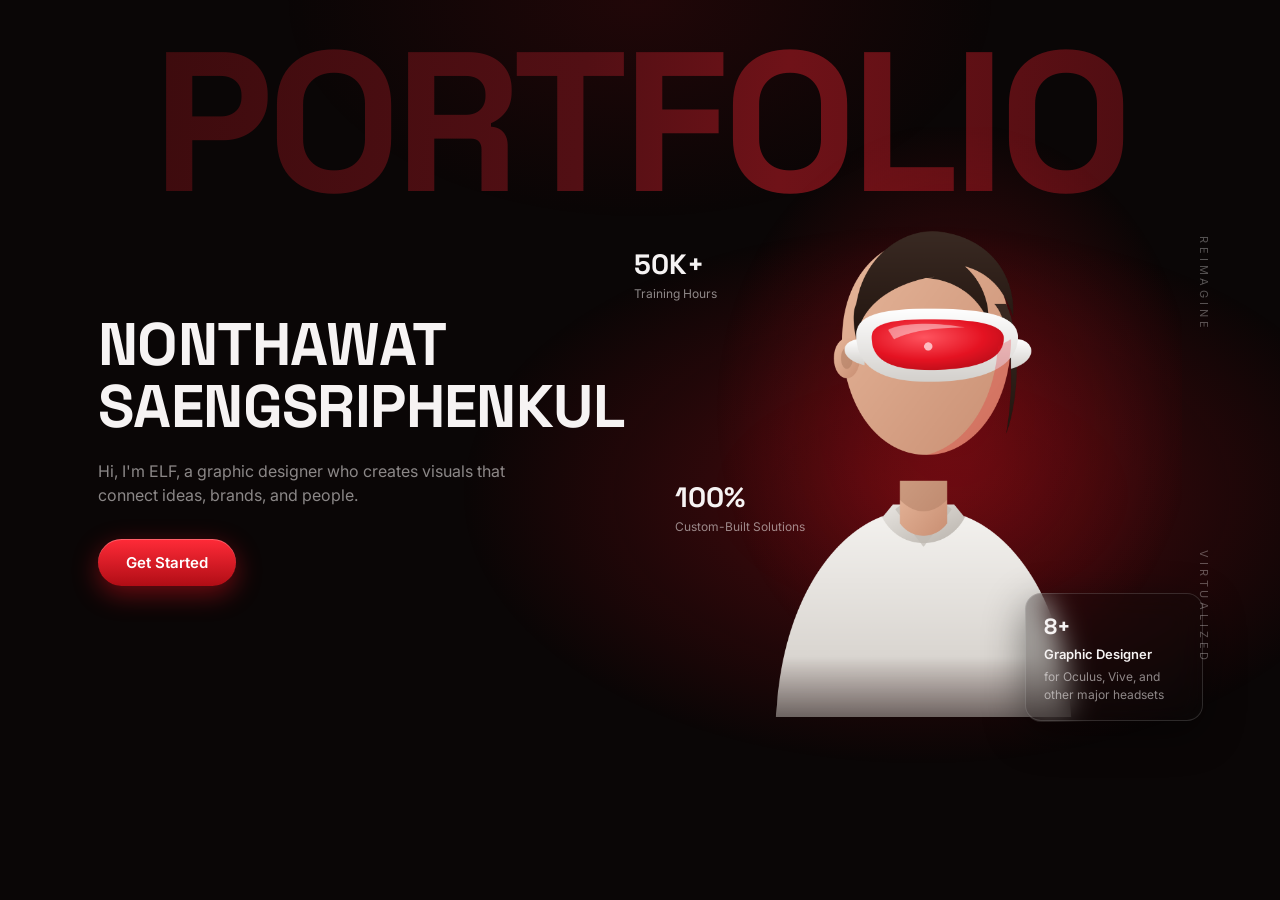
<file: index.html>
<!DOCTYPE html>
<html lang="en">
<head>
  <meta charset="UTF-8" />
  <meta name="viewport" content="width=device-width, initial-scale=1.0" />
  <title>Nonthawat Saengsriphenkul — Portfolio</title>

  <!-- ฟอนต์จาก Google (ใช้ได้เมื่อออนไลน์ ถ้าออฟไลน์จะใช้ฟอนต์ในเครื่องแทนอัตโนมัติ) -->
  <link rel="preconnect" href="https://fonts.googleapis.com" />
  <link rel="preconnect" href="https://fonts.gstatic.com" crossorigin />
  <link href="https://fonts.googleapis.com/css2?family=Inter:wght@400;500;600&family=Space+Grotesk:wght@500;600;700&display=swap" rel="stylesheet" />

  <style>
    /* =========================================================
       ตัวแปรสี / ค่าหลัก (อยากเปลี่ยนสีโทนเว็บ แก้ตรงนี้จุดเดียว)
       ========================================================= */
    :root{
      --bg:#0a0606;
      --bg-soft:#140a0a;
      --red:#e8121f;
      --red-bright:#ff2b38;
      --red-deep:#b00d15;
      --text:#f6f3f3;
      --muted:rgba(246,243,243,.55);
      --muted-soft:rgba(246,243,243,.32);
      --line:rgba(255,255,255,.10);
      --maxw:1180px;
    }

    *{ box-sizing:border-box; margin:0; padding:0; }

    html{ scroll-behavior:smooth; }

    body{
      background:var(--bg);
      color:var(--text);
      font-family:'Inter',-apple-system,BlinkMacSystemFont,'Segoe UI',Roboto,sans-serif;
      line-height:1.5;
      overflow-x:hidden;
      -webkit-font-smoothing:antialiased;
    }

    a{ color:inherit; text-decoration:none; }

    /* แสงสีแดงเรือง ๆ เป็นพื้นหลังทั้งหน้า */
    body::before{
      content:"";
      position:fixed;
      inset:0;
      background:
        radial-gradient(60% 50% at 72% 55%, rgba(232,18,31,.30), transparent 60%),
        radial-gradient(40% 35% at 50% 0%, rgba(232,18,31,.10), transparent 70%);
      pointer-events:none;
      z-index:0;
    }

    .btn{
      font-family:'Inter',sans-serif;
      font-size:14px;
      font-weight:600;
      border:none;
      cursor:pointer;
      border-radius:999px;
      padding:11px 22px;
      color:#fff;
      background:linear-gradient(180deg,var(--red-bright),var(--red-deep));
      box-shadow:0 8px 26px rgba(232,18,31,.45), inset 0 1px 0 rgba(255,255,255,.25);
      transition:transform .2s ease, box-shadow .2s ease;
      white-space:nowrap;
    }
    .btn:hover{ transform:translateY(-2px); box-shadow:0 12px 32px rgba(232,18,31,.6), inset 0 1px 0 rgba(255,255,255,.25); }

    /* =========================================================
       ส่วน HERO
       ========================================================= */
    .hero{
      position:relative;
      z-index:1;
      max-width:var(--maxw);
      margin:0 auto;
      padding:70px clamp(18px,4vw,48px) 70px;
      min-height:100vh;
      display:flex;
      flex-direction:column;
      justify-content:center;
    }

    /* ตัวอักษรยักษ์ TRANSFORM เป็นฉากหลัง */
    .bg-word{
      position:absolute;
      top:24px;
      left:0;
      width:100%;
      text-align:center;
      font-family:'Space Grotesk',sans-serif;
      font-weight:700;
      font-size:min(15.5vw,230px);
      line-height:1;
      letter-spacing:-.03em;
      /* สีแดงเข้มหม่น ๆ กลืนกับพื้นดำ (เข้มซ้าย สว่างขึ้นเล็กน้อยตรงกลาง) แบบภาพตัวอย่าง */
      color:transparent;
      background:linear-gradient(95deg, #380a0c 0%, #520f14 45%, #6f1218 62%, #460c10 100%);
      -webkit-background-clip:text;
      background-clip:text;
      white-space:nowrap;
      pointer-events:none;
      z-index:0;
      animation:fadeUp 1.2s ease .1s both;
    }

    .hero-grid{
      position:relative;
      z-index:2;
      display:grid;
      grid-template-columns:1fr 1fr;
      align-items:center;
      gap:40px;
    }

    /* ---- คอลัมน์ซ้าย : ข้อความ ---- */
    .hero-title{
      font-family:'Space Grotesk',sans-serif;
      font-weight:700;
      font-size:clamp(34px,5vw,60px);
      line-height:1.02;
      letter-spacing:-.01em;
      text-transform:uppercase;
      animation:fadeUp 1s ease .35s both;
    }
    .hero-sub{
      margin-top:22px;
      max-width:430px;
      color:var(--muted);
      font-size:16px;
      animation:fadeUp 1s ease .5s both;
    }
    .hero-actions{
      margin-top:32px;
      display:flex;
      align-items:center;
      gap:22px;
      animation:fadeUp 1s ease .65s both;
    }
    .btn-lg{ padding:14px 28px; font-size:15px; }
    .play{
      display:inline-flex;
      align-items:center;
      gap:10px;
      font-size:14px;
      font-weight:500;
      color:var(--text);
    }
    .play .ring{
      width:34px; height:34px;
      border-radius:50%;
      display:grid; place-items:center;
      border:1px solid var(--red);
      color:var(--red-bright);
      transition:background .2s ease;
    }
    .play:hover .ring{ background:rgba(232,18,31,.15); }

    /* ---- คอลัมน์ขวา : รูป + สถิติ ---- */
    .hero-visual{
      position:relative;
      animation:imgIn 1.3s cubic-bezier(.2,.7,.2,1) .25s both;
    }
    .portrait{
      position:relative;
      width:100%;
      aspect-ratio:4/5;
      /* รูปเป็น PNG พื้นใสอยู่แล้ว ไล่จางเฉพาะขอบล่างให้ตัวคนกลืนลงพื้น */
      -webkit-mask-image:linear-gradient(to bottom, #000 82%, transparent 100%);
      mask-image:linear-gradient(to bottom, #000 82%, transparent 100%);
    }
    .portrait img{
      position:absolute; inset:0;
      width:100%; height:100%;
      object-fit:cover;
      object-position:center top;
      z-index:2;
    }
    /* แสงแดงเรือง ๆ ด้านหลังตัวคน ช่วยให้กลืนกับพื้น (และเป็นภาพสำรองถ้ารูปไม่ขึ้น) */
    .portrait .fallback{
      position:absolute; inset:-12%;
      z-index:1;
      background:radial-gradient(52% 50% at 55% 45%, rgba(232,18,31,.30), transparent 72%);
    }

    .stat{
      position:absolute;
      z-index:3;
      animation:fadeUp 1s ease both;
    }
    .stat .num{ font-family:'Space Grotesk',sans-serif; font-weight:700; font-size:28px; }
    .stat .desc{ font-size:12px; color:var(--muted); max-width:140px; }
    .stat-1{ top:18%; left:-6%; animation-delay:1s; }
    .stat-2{ top:54%; left:2%; animation-delay:1.15s; }
    .stat-card{
      right:-4%; bottom:8%;
      padding:16px 18px;
      border-radius:16px;
      background:rgba(14,11,12,.30);
      border:1px solid rgba(255,255,255,.14);
      backdrop-filter:blur(14px);
      -webkit-backdrop-filter:blur(14px);
      box-shadow:0 12px 40px rgba(0,0,0,.45);
      animation-delay:1.3s;
    }
    .stat-card .num{ font-size:22px; }
    .stat-card .title{ font-size:13px; font-weight:600; margin:2px 0 4px; }

    .v-labels{
      position:absolute;
      top:0; right:-30px;
      height:100%;
      display:flex;
      flex-direction:column;
      justify-content:space-around;
      align-items:center;
      pointer-events:none;
      z-index:3;
    }
    .v-labels span{
      writing-mode:vertical-rl;
      text-transform:uppercase;
      font-size:11px;
      letter-spacing:.35em;
      color:var(--muted-soft);
      animation:fadeIn 1s ease 1.4s both;
    }

    /* =========================================================
       อนิเมชัน (keyframes)
       ========================================================= */
    @keyframes fadeUp{ from{ opacity:0; transform:translateY(26px); } to{ opacity:1; transform:translateY(0); } }
    @keyframes fadeIn{ from{ opacity:0; } to{ opacity:1; } }
    @keyframes imgIn{ from{ opacity:0; transform:translateX(60px) scale(.98); } to{ opacity:1; transform:translateX(0) scale(1); } }

    @media (prefers-reduced-motion:reduce){
      *{ animation:none !important; }
    }

    /* =========================================================
       จอเล็ก (มือถือ/แท็บเล็ต)
       ========================================================= */
    @media (max-width:860px){
      .menu{ display:none; }
      .hero-grid{ grid-template-columns:1fr; gap:30px; }
      .hero{ padding-top:50px; text-align:left; }
      .hero-visual{ order:-1; max-width:420px; }
      .v-labels{ display:none; }
      .stat-1{ left:0; }
      .stat-2{ left:0; }
      .stat-card{ right:0; }
    }
  </style>
</head>

<body>

  <!-- ===================== HERO ===================== -->
  <main class="hero">
    <div class="bg-word">PORTFOLIO</div>

    <div class="hero-grid">

      <!-- ซ้าย: ข้อความ -->
      <div class="hero-left">
        <h1 class="hero-title">Nonthawat<br />Saengsriphenkul</h1>
        <p class="hero-sub">
          Hi, I'm ELF, a graphic designer who creates visuals that connect ideas,
          brands, and people.
        </p>

        <div class="hero-actions">
          <button class="btn btn-lg">Get Started</button>
        </div>
      </div>

      <!-- ขวา: รูป + สถิติ -->
      <div class="hero-visual">
        <div class="portrait">
          <!-- แสงแดงเรือง ๆ ด้านหลังตัวคน -->
          <div class="fallback"></div>
          <!-- รูปคนใส่แว่น VR (ไฟล์ PNG พื้นใสในเครื่อง) เปลี่ยนรูปได้โดยเอาไฟล์ใหม่มาทับ hero.png -->
          <img src="hero.png" alt="Person wearing a VR headset" />
        </div>

        <!-- ตัวเลขสถิติ -->
        <div class="stat stat-1">
          <div class="num">50K+</div>
          <div class="desc">Training Hours</div>
        </div>
        <div class="stat stat-2">
          <div class="num">100%</div>
          <div class="desc">Custom-Built Solutions</div>
        </div>
        <div class="stat stat-card">
          <div class="num">8+</div>
          <div class="title">Graphic Designer</div>
          <div class="desc">for Oculus, Vive, and other major headsets</div>
        </div>

        <!-- ตัวหนังสือแนวตั้ง -->
        <div class="v-labels">
          <span>Reimagine</span>
          <span>Virtualized</span>
        </div>
      </div>

    </div>
  </main>

</body>
</html>
</file>
